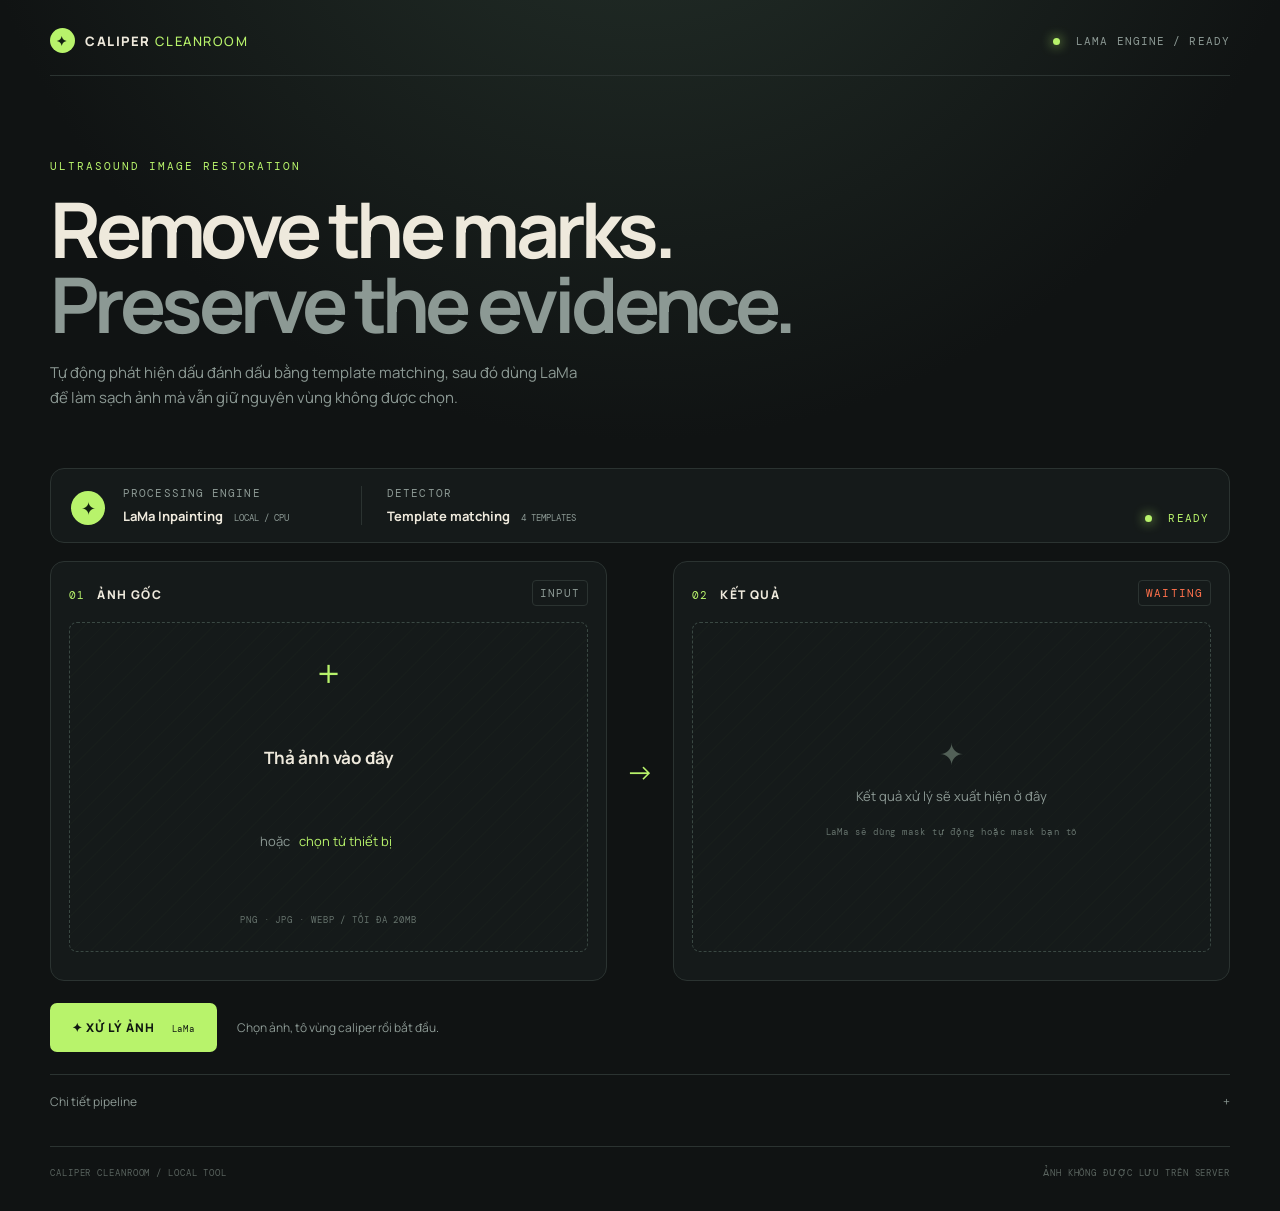
<file: removeByAI/index.html>
<!doctype html>
<html lang="vi">
  <head>
    <style>.engine-icon{display:grid;place-items:center;width:34px;height:34px;border-radius:50%;background:#b8f36b;color:#122011;font-size:18px}.engine-copy{display:flex;flex-direction:column;gap:7px;min-width:220px}.engine-copy strong{font-size:13px}.engine-copy strong span{color:#8c9994;font:9px 'DM Mono',monospace;margin-left:8px}.engine-ready{margin-left:auto;color:#b8f36b;font:11px 'DM Mono',monospace;letter-spacing:.1em}.detector{border-left:1px solid #2b3331;padding-left:25px}</style>
    <meta charset="UTF-8" />
    <meta name="viewport" content="width=device-width, initial-scale=1.0" />
    <title>Caliper Cleanroom</title>
    <link rel="preconnect" href="https://fonts.googleapis.com" />
    <link rel="preconnect" href="https://fonts.gstatic.com" crossorigin />
    <link href="https://fonts.googleapis.com/css2?family=DM+Mono:wght@400;500&family=Manrope:wght@400;500;600;700;800&display=swap" rel="stylesheet" />
    <link rel="stylesheet" href="styles.css" />
    <style>.mask-stage{position:relative;height:330px;background:#0c0f0f;border-radius:8px;overflow:hidden}.mask-stage img{display:block}.mask-stage canvas{position:absolute;inset:0;width:100%;height:100%;cursor:crosshair}.mask-tools{display:flex;justify-content:space-between;padding-top:9px;color:#8c9994;font:10px 'DM Mono',monospace}.mask-tools button{background:transparent;border:1px solid #2b3331;color:#b8f36b;border-radius:4px;padding:6px;font:9px 'DM Mono',monospace}</style>
  </head>
  <body>
    <main class="shell">
      <header class="topbar">
        <div class="brand"><span class="brand-mark">✦</span><span>CALIPER <em>CLEANROOM</em></span></div>
        <div class="status"><span class="pulse"></span> LAMA ENGINE / READY</div>
      </header>

      <section class="hero">
        <p class="eyebrow">ULTRASOUND IMAGE RESTORATION</p>
        <h1>Remove the marks.<br /><span>Preserve the evidence.</span></h1>
        <p class="intro">Tự động phát hiện dấu đánh dấu bằng template matching, sau đó dùng LaMa để làm sạch ảnh mà vẫn giữ nguyên vùng không được chọn.</p>
      </section>

      <section class="config panel">
        <div class="engine-icon">✦</div><div class="engine-copy"><label>PROCESSING ENGINE</label><strong>LaMa Inpainting <span>LOCAL / CPU</span></strong></div>
        <div class="engine-copy detector"><label>DETECTOR</label><strong>Template matching <span>4 TEMPLATES</span></strong></div>
        <div class="engine-ready"><span class="pulse"></span> READY</div>
      </section>

      <section class="workspace">
        <div class="image-card panel" id="inputCard">
          <div class="card-head"><div><span class="step">01</span><span class="card-title">ẢNH GỐC</span></div><span class="tag">INPUT</span></div>
          <div class="dropzone" id="dropzone">
            <input type="file" id="fileInput" accept="image/png,image/jpeg,image/webp" hidden />
            <div class="drop-icon">＋</div><h2>Thả ảnh vào đây</h2><p>hoặc <button class="link-button" id="browse" type="button">chọn từ thiết bị</button></p><small>PNG · JPG · WEBP / TỐI ĐA 20MB</small>
          </div>
          <div class="preview-wrap hidden" id="inputPreviewWrap"><div class="mask-stage"><img id="inputPreview" alt="Ảnh gốc" /><canvas id="maskCanvas"></canvas></div><div class="image-meta"><span id="fileName">—</span><button id="removeFile" type="button">×</button></div><div class="mask-tools"><span>Tô vùng caliper cần xóa</span><button id="clearMask" type="button">XÓA MASK</button></div></div>
        </div>

        <div class="arrow">→</div>

        <div class="image-card panel output-card">
          <div class="card-head"><div><span class="step">02</span><span class="card-title">KẾT QUẢ</span></div><span class="tag output-tag" id="outputTag">WAITING</span></div>
          <div class="result-area" id="resultArea"><div class="result-placeholder"><div class="sparkle">✦</div><p>Kết quả xử lý sẽ xuất hiện ở đây</p><small>LaMa sẽ dùng mask tự động hoặc mask bạn tô</small></div><img id="outputPreview" class="hidden" alt="Ảnh sau xử lý" /></div>
          <button class="download hidden" id="downloadBtn" type="button">TẢI ẢNH KẾT QUẢ <span>↓</span></button>
        </div>
      </section>

      <section class="controls"><button class="process" id="processBtn" type="button"><span>✦</span> XỬ LÝ ẢNH <small>LaMa</small></button><p id="message" class="message">Chọn ảnh, tô vùng caliper rồi bắt đầu.</p></section>

      <details class="prompt-details"><summary>Chi tiết pipeline <span>+</span></summary><pre>01  Template matching trên ảnh grayscale đã bilateral filter
02  Loại bỏ detection trùng tọa độ và vùng biên giao diện
03  Tạo mask trắng từ bounding box của các dấu phát hiện
04  LaMa inpainting, giữ nguyên các vùng ngoài mask</pre></details>
      <footer><span>CALIPER CLEANROOM / LOCAL TOOL</span><span>ẢNH KHÔNG ĐƯỢC LƯU TRÊN SERVER</span></footer>
    </main>
    <script src="app.js"></script>
  </body>
</html>
</file>
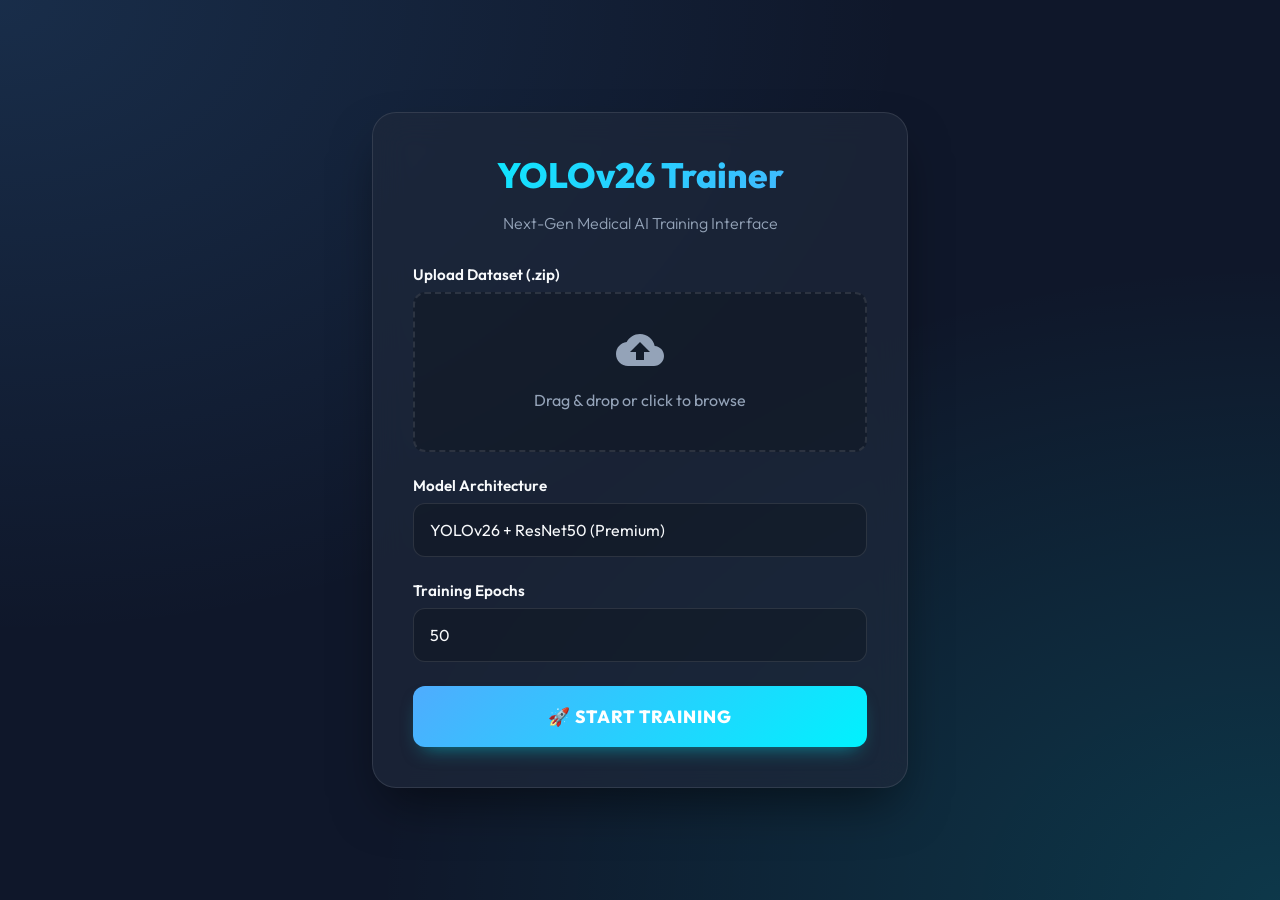
<file: static/index.html>
<!DOCTYPE html>
<html lang="en">
<head>
    <meta charset="UTF-8">
    <meta name="viewport" content="width=device-width, initial-scale=1.0">
    <title>YOLOv26 AI Training Platform</title>
    <link href="https://fonts.googleapis.com/css2?family=Outfit:wght@300;400;600;800&display=swap" rel="stylesheet">
    <style>
        :root {
            --primary: #00f2fe;
            --secondary: #4facfe;
            --bg-color: #0f172a;
            --surface: rgba(30, 41, 59, 0.7);
            --border: rgba(255, 255, 255, 0.1);
            --text-main: #f8fafc;
            --text-muted: #94a3b8;
        }

        body {
            margin: 0;
            padding: 0;
            font-family: 'Outfit', sans-serif;
            background-color: var(--bg-color);
            background-image: 
                radial-gradient(at 0% 0%, rgba(79, 172, 254, 0.15) 0px, transparent 50%),
                radial-gradient(at 100% 100%, rgba(0, 242, 254, 0.15) 0px, transparent 50%);
            color: var(--text-main);
            min-height: 100vh;
            display: flex;
            align-items: center;
            justify-content: center;
        }

        .container {
            width: 100%;
            max-width: 600px;
            padding: 2rem;
            box-sizing: border-box;
        }

        .glass-panel {
            background: var(--surface);
            backdrop-filter: blur(16px);
            -webkit-backdrop-filter: blur(16px);
            border: 1px solid var(--border);
            border-radius: 24px;
            padding: 2.5rem;
            box-shadow: 0 25px 50px -12px rgba(0, 0, 0, 0.5);
            transition: transform 0.3s ease, box-shadow 0.3s ease;
        }

        .glass-panel:hover {
            transform: translateY(-5px);
            box-shadow: 0 30px 60px -12px rgba(0, 242, 254, 0.15);
        }

        h1 {
            font-weight: 800;
            font-size: 2.2rem;
            margin-top: 0;
            margin-bottom: 0.5rem;
            background: linear-gradient(135deg, var(--primary), var(--secondary));
            -webkit-background-clip: text;
            -webkit-text-fill-color: transparent;
            text-align: center;
        }

        p.subtitle {
            text-align: center;
            color: var(--text-muted);
            margin-bottom: 2rem;
            font-weight: 300;
        }

        .form-group {
            margin-bottom: 1.5rem;
        }

        label {
            display: block;
            margin-bottom: 0.5rem;
            font-weight: 600;
            color: var(--text-main);
            font-size: 0.95rem;
        }

        input[type="file"] {
            display: none;
        }

        .file-upload-wrapper {
            display: flex;
            align-items: center;
            justify-content: center;
            flex-direction: column;
            padding: 2rem;
            border: 2px dashed var(--border);
            border-radius: 12px;
            background: rgba(0, 0, 0, 0.2);
            cursor: pointer;
            transition: all 0.3s ease;
        }

        .file-upload-wrapper:hover, .file-upload-wrapper.dragover {
            border-color: var(--primary);
            background: rgba(0, 242, 254, 0.05);
        }

        .file-upload-wrapper svg {
            width: 48px;
            height: 48px;
            fill: var(--text-muted);
            margin-bottom: 1rem;
            transition: fill 0.3s ease;
        }

        .file-upload-wrapper:hover svg {
            fill: var(--primary);
        }

        .file-name {
            margin-top: 0.5rem;
            font-size: 0.9rem;
            color: var(--primary);
            font-weight: 600;
        }

        select, input[type="number"] {
            width: 100%;
            padding: 1rem;
            background: rgba(0, 0, 0, 0.2);
            border: 1px solid var(--border);
            border-radius: 12px;
            color: var(--text-main);
            font-family: inherit;
            font-size: 1rem;
            box-sizing: border-box;
            transition: border-color 0.3s ease, box-shadow 0.3s ease;
            appearance: none;
        }

        select:focus, input[type="number"]:focus {
            outline: none;
            border-color: var(--secondary);
            box-shadow: 0 0 0 3px rgba(79, 172, 254, 0.2);
        }

        select option {
            background-color: var(--bg-color);
            color: var(--text-main);
        }

        .btn {
            display: inline-block;
            width: 100%;
            padding: 1.2rem;
            background: linear-gradient(135deg, var(--secondary), var(--primary));
            border: none;
            border-radius: 12px;
            color: #fff;
            font-family: inherit;
            font-size: 1.1rem;
            font-weight: 800;
            cursor: pointer;
            text-transform: uppercase;
            letter-spacing: 1px;
            box-shadow: 0 10px 20px -10px rgba(0, 242, 254, 0.5);
            transition: all 0.3s ease;
            position: relative;
            overflow: hidden;
        }

        .btn:hover {
            transform: translateY(-2px);
            box-shadow: 0 15px 25px -10px rgba(0, 242, 254, 0.7);
        }

        .btn:active {
            transform: translateY(1px);
        }

        .btn::after {
            content: '';
            position: absolute;
            top: 0;
            left: -100%;
            width: 100%;
            height: 100%;
            background: linear-gradient(90deg, transparent, rgba(255,255,255,0.2), transparent);
            transition: all 0.5s ease;
        }

        .btn:hover::after {
            left: 100%;
        }

        .btn:disabled {
            background: #475569;
            box-shadow: none;
            cursor: not-allowed;
            color: #94a3b8;
        }
        
        .btn:disabled::after {
            display: none;
        }

        /* Status Section */
        .status-section {
            margin-top: 2rem;
            padding: 1.5rem;
            background: rgba(0, 0, 0, 0.3);
            border-radius: 12px;
            border: 1px solid var(--border);
            display: none;
        }

        .status-title {
            font-weight: 600;
            margin-bottom: 1rem;
            color: var(--secondary);
            display: flex;
            align-items: center;
            justify-content: space-between;
        }
        
        .status-text {
            font-size: 0.95rem;
            color: var(--text-main);
            margin-bottom: 0.5rem;
        }

        .spinner {
            width: 20px;
            height: 20px;
            border: 3px solid rgba(255,255,255,0.1);
            border-radius: 50%;
            border-top-color: var(--primary);
            animation: spin 1s ease-in-out infinite;
        }

        @keyframes spin {
            to { transform: rotate(360deg); }
        }

        .metrics-grid {
            display: grid;
            grid-template-columns: 1fr 1fr;
            gap: 1rem;
            margin-top: 1rem;
        }

        .metric-card {
            background: rgba(255,255,255,0.05);
            padding: 1rem;
            border-radius: 8px;
            text-align: center;
        }

        .metric-value {
            font-size: 1.5rem;
            font-weight: 800;
            color: var(--primary);
        }

        .metric-label {
            font-size: 0.8rem;
            color: var(--text-muted);
            text-transform: uppercase;
            letter-spacing: 0.5px;
            margin-top: 0.2rem;
        }

    </style>
</head>
<body>

    <div class="container">
        <div class="glass-panel">
            <h1>YOLOv26 Trainer</h1>
            <p class="subtitle">Next-Gen Medical AI Training Interface</p>

            <form id="trainForm">
                <div class="form-group">
                    <label>Upload Dataset (.zip)</label>
                    <div class="file-upload-wrapper" id="dropzone" onclick="document.getElementById('datasetFile').click()">
                        <svg viewBox="0 0 24 24">
                            <path d="M19.35 10.04C18.67 6.59 15.64 4 12 4 9.11 4 6.6 5.64 5.35 8.04 2.34 8.36 0 10.91 0 14c0 3.31 2.69 6 6 6h13c2.76 0 5-2.24 5-5 0-2.64-2.05-4.78-4.65-4.96zM14 13v4h-4v-4H7l5-5 5 5h-3z"></path>
                        </svg>
                        <span style="color: var(--text-muted)">Drag & drop or click to browse</span>
                        <input type="file" id="datasetFile" accept=".zip" required>
                        <div class="file-name" id="fileName"></div>
                    </div>
                </div>

                <div class="form-group">
                    <label for="modelType">Model Architecture</label>
                    <select id="modelType" required>
                        <option value="yolov26_resnet">YOLOv26 + ResNet50 (Premium)</option>
                        <option value="yolov11_resnet">YOLO11 + ResNet50</option>
                    </select>
                </div>

                <div class="form-group">
                    <label for="epochs">Training Epochs</label>
                    <input type="number" id="epochs" value="50" min="1" max="1000" required>
                </div>

                <button type="submit" class="btn" id="trainBtn">🚀 Start Training</button>
            </form>

            <div class="status-section" id="statusSection">
                <div class="status-title">
                    <span>Training Status</span>
                    <div class="spinner" id="statusSpinner"></div>
                </div>
                <div class="status-text" id="statusText">Initializing GPU instances...</div>
                
                <div id="metricsArea" style="display: none;">
                    <div class="metrics-grid" id="metricsGrid">
                        <!-- Filled dynamically -->
                    </div>
                    <div style="margin-top: 1.5rem; text-align: center;">
                        <span style="color: var(--secondary); font-size: 0.9rem;">✅ <strong>results.xlsx</strong> has been generated and saved!</span>
                    </div>
                </div>
            </div>
        </div>
    </div>

    <script>
        const dropzone = document.getElementById('dropzone');
        const fileInput = document.getElementById('datasetFile');
        const fileName = document.getElementById('fileName');
        const form = document.getElementById('trainForm');
        const btn = document.getElementById('trainBtn');
        const statusSection = document.getElementById('statusSection');
        const statusText = document.getElementById('statusText');
        const statusSpinner = document.getElementById('statusSpinner');
        const metricsArea = document.getElementById('metricsArea');
        const metricsGrid = document.getElementById('metricsGrid');

        // File upload UI
        fileInput.addEventListener('change', function() {
            if(this.files.length > 0) {
                fileName.textContent = this.files[0].name;
            }
        });

        dropzone.addEventListener('dragover', (e) => {
            e.preventDefault();
            dropzone.classList.add('dragover');
        });

        dropzone.addEventListener('dragleave', () => {
            dropzone.classList.remove('dragover');
        });

        dropzone.addEventListener('drop', (e) => {
            e.preventDefault();
            dropzone.classList.remove('dragover');
            if(e.dataTransfer.files.length > 0) {
                fileInput.files = e.dataTransfer.files;
                fileName.textContent = fileInput.files[0].name;
            }
        });

        let pollInterval;

        form.addEventListener('submit', async (e) => {
            e.preventDefault();
            
            if(fileInput.files.length === 0) {
                alert("Please select a dataset zip file first.");
                return;
            }

            const formData = new FormData();
            formData.append('dataset', fileInput.files[0]);
            formData.append('model_type', document.getElementById('modelType').value);
            formData.append('epochs', document.getElementById('epochs').value);

            btn.disabled = true;
            btn.textContent = "Processing...";
            statusSection.style.display = "block";
            statusText.textContent = "Uploading dataset...";
            metricsArea.style.display = "none";
            statusSpinner.style.display = "block";

            try {
                const response = await fetch('/api/v1/ai/research/train-model', {
                    method: 'POST',
                    body: formData
                });
                
                const data = await response.json();
                
                if(data.success && data.data && data.data.job_id) {
                    pollStatus(data.data.job_id);
                } else {
                    statusText.textContent = `Error: ${data.message}`;
                    btn.disabled = false;
                    btn.textContent = "🚀 Start Training";
                    statusSpinner.style.display = "none";
                }
            } catch (err) {
                statusText.textContent = `Error connecting to server.`;
                btn.disabled = false;
                btn.textContent = "🚀 Start Training";
                statusSpinner.style.display = "none";
            }
        });

        async function pollStatus(jobId) {
            pollInterval = setInterval(async () => {
                try {
                    const response = await fetch(`/api/v1/ai/research/job-status/${jobId}`);
                    const res = await response.json();
                    
                    if(res.success) {
                        const job = res.data;
                        statusText.innerHTML = `<strong>Status:</strong> ${job.status.toUpperCase()} <br> <strong>Progress:</strong> ${job.progress}`;
                        
                        if(job.status === 'completed' || job.status === 'success') {
                            clearInterval(pollInterval);
                            statusSpinner.style.display = "none";
                            btn.disabled = false;
                            btn.textContent = "Train Another Model";
                            
                            if(job.metrics) {
                                renderMetrics(job.metrics);
                            }
                        } else if(job.status === 'failed' || job.status === 'error') {
                            clearInterval(pollInterval);
                            statusSpinner.style.display = "none";
                            statusText.innerHTML += `<br><span style="color: #ef4444">Training failed. Check logs.</span>`;
                            btn.disabled = false;
                            btn.textContent = "Retry Training";
                        }
                    }
                } catch (err) {
                    console.log("Polling error:", err);
                }
            }, 2000);
        }

        function renderMetrics(metrics) {
            metricsArea.style.display = "block";
            metricsGrid.innerHTML = '';
            
            // Just display some common YOLO metrics if present
            const m = metrics || {};
            const displayKeys = ['mAP50', 'mAP50-95', 'precision', 'recall'];
            
            displayKeys.forEach(k => {
                if(m[k] !== undefined) {
                    metricsGrid.innerHTML += `
                        <div class="metric-card">
                            <div class="metric-value">${(m[k] * 100).toFixed(1)}%</div>
                            <div class="metric-label">${k}</div>
                        </div>
                    `;
                }
            });
            
            // Fallback if no specific keys found
            if(metricsGrid.innerHTML === '') {
                metricsGrid.innerHTML = `
                    <div class="metric-card" style="grid-column: span 2">
                        <div class="metric-value">SUCCESS</div>
                        <div class="metric-label">Training Completed</div>
                    </div>
                `;
            }
        }
    </script>
</body>
</html>
</file>
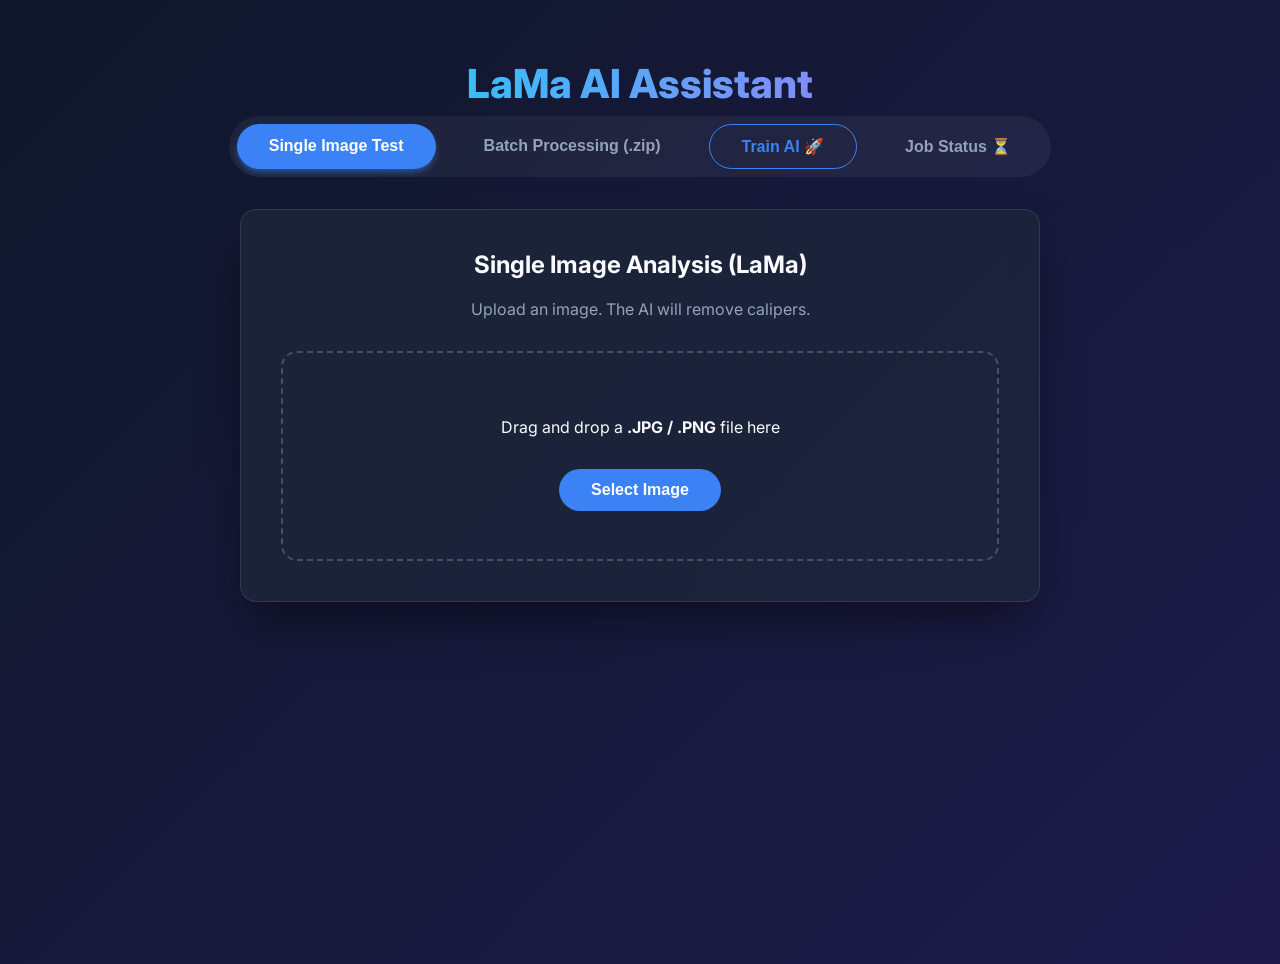
<file: lama_caliper_removal/static/index.html>
<!DOCTYPE html>
<html lang="en">
<head>
    <meta charset="UTF-8">
    <meta name="viewport" content="width=device-width, initial-scale=1.0">
    <title>LaMa Caliper Removal Mockup</title>
    <link href="https://fonts.googleapis.com/css2?family=Inter:wght@300;400;600;800&display=swap" rel="stylesheet">
    <style>
        :root {
            --bg-color: #0f172a;
            --surface-color: rgba(30, 41, 59, 0.7);
            --text-primary: #f8fafc;
            --text-secondary: #94a3b8;
            --accent-color: #3b82f6;
            --accent-hover: #2563eb;
            --success-color: #10b981;
            --border-radius: 16px;
        }

        body {
            font-family: 'Inter', sans-serif;
            background: linear-gradient(135deg, #0f172a 0%, #1e1b4b 100%);
            color: var(--text-primary);
            min-height: 100vh;
            margin: 0;
            padding: 2rem;
            display: flex;
            flex-direction: column;
            align-items: center;
        }

        h1 {
            font-weight: 800;
            font-size: 2.5rem;
            margin-bottom: 0.5rem;
            background: linear-gradient(to right, #38bdf8, #818cf8);
            -webkit-background-clip: text;
            -webkit-text-fill-color: transparent;
            text-align: center;
        }

        .tabs {
            display: flex;
            gap: 1rem;
            margin-bottom: 2rem;
            background: rgba(255, 255, 255, 0.05);
            padding: 0.5rem;
            border-radius: 9999px;
        }

        .tab-btn {
            background: transparent;
            border: none;
            color: var(--text-secondary);
            padding: 0.75rem 2rem;
            border-radius: 9999px;
            font-size: 1rem;
            font-weight: 600;
            cursor: pointer;
            transition: all 0.3s;
        }

        .tab-btn.active {
            background: var(--accent-color);
            color: white;
            box-shadow: 0 4px 6px -1px rgba(59, 130, 246, 0.5);
        }

        .tab-content {
            display: none;
            width: 100%;
            max-width: 800px;
        }

        .tab-content.active {
            display: block;
        }

        .container {
            width: 100%;
            background: var(--surface-color);
            backdrop-filter: blur(12px);
            -webkit-backdrop-filter: blur(12px);
            border: 1px solid rgba(255,255,255,0.1);
            border-radius: var(--border-radius);
            padding: 2.5rem;
            box-shadow: 0 25px 50px -12px rgba(0, 0, 0, 0.5);
            box-sizing: border-box;
        }

        .upload-section {
            display: flex;
            flex-direction: column;
            align-items: center;
            justify-content: center;
            border: 2px dashed rgba(255,255,255,0.2);
            border-radius: var(--border-radius);
            padding: 3rem;
            transition: all 0.3s ease;
            cursor: pointer;
            text-align: center;
        }

        .upload-section:hover, .upload-section.dragover {
            border-color: var(--accent-color);
            background: rgba(59, 130, 246, 0.05);
        }

        .upload-section input[type="file"] {
            display: none;
        }

        .btn-upload {
            background: var(--accent-color);
            color: white;
            border: none;
            padding: 0.75rem 2rem;
            border-radius: 9999px;
            font-size: 1rem;
            font-weight: 600;
            cursor: pointer;
            transition: transform 0.2s;
            margin-top: 1rem;
        }

        .btn-upload:hover {
            background: var(--accent-hover);
            transform: translateY(-2px);
        }

        .loader {
            display: none;
            flex-direction: column;
            align-items: center;
            margin-top: 2rem;
        }

        .spinner {
            width: 50px;
            height: 50px;
            border: 5px solid rgba(255,255,255,0.1);
            border-left-color: var(--accent-color);
            border-radius: 50%;
            animation: spin 1s linear infinite;
        }

        @keyframes spin {
            to { transform: rotate(360deg); }
        }

        .toast {
            position: fixed;
            bottom: 20px;
            right: 20px;
            background: var(--success-color);
            color: white;
            padding: 1rem 2rem;
            border-radius: 8px;
            transform: translateY(100px);
            opacity: 0;
            transition: all 0.3s;
        }
        
        .toast.show {
            transform: translateY(0);
            opacity: 1;
        }
        
        .error { background: #ef4444; }

        /* Visualization specific */
        .visualization-panel {
            display: none;
            flex-direction: column;
            align-items: center;
            margin-top: 1rem;
        }

        .visualization-panel.active {
            display: flex;
        }

        canvas {
            max-width: 100%;
            border-radius: 8px;
            border: 1px solid rgba(255,255,255,0.2);
            margin-bottom: 1rem;
        }

    </style>
</head>
<body>

    <h1>LaMa AI Assistant</h1>
    
    <div class="tabs">
        <button class="tab-btn active" onclick="switchTab('singleTab')">Single Image Test</button>
        <button class="tab-btn" onclick="switchTab('batchTab')">Batch Processing (.zip)</button>
        <button class="tab-btn" onclick="switchTab('trainTab')" style="color: var(--accent-color); border: 1px solid var(--accent-color); display:flex; align-items:center;">Train AI 🚀</button>
        <button class="tab-btn" onclick="switchTab('statusTab')">Job Status ⏳</button>
    </div>

    <!-- SINGLE IMAGE TEST TAB -->
    <div id="singleTab" class="tab-content active">
        <div class="container">
            <h2 style="text-align:center; margin-top:0;">Single Image Analysis (LaMa)</h2>
            <p style="text-align:center; color:var(--text-secondary); margin-bottom:2rem;">Upload an image. The AI will remove calipers.</p>
            
            <div class="upload-section" id="singleDropZone">
                <p>Drag and drop a <strong>.JPG / .PNG</strong> file here</p>
                <button class="btn-upload" onclick="document.getElementById('singleFileInput').click()">Select Image</button>
                <input type="file" id="singleFileInput" accept="image/*">
            </div>

            <div class="loader" id="singleLoader">
                <div class="spinner"></div>
                <p id="singleLoaderText" style="margin-top:1rem;">Processing...</p>
            </div>

            <div class="visualization-panel" id="visualizationPanel">
                <canvas id="resultCanvas"></canvas>
                <button class="btn-upload" onclick="resetSingleUI()">Test Another Image</button>
            </div>
        </div>
    </div>

    <!-- BATCH PROCESSING TAB -->
    <div id="batchTab" class="tab-content">
        <div class="container">
            <h2 style="text-align:center; margin-top:0;">Batch Processing</h2>
            <p style="text-align:center; color:var(--text-secondary); margin-bottom:2rem;">Upload a ZIP to remove caliper markers in bulk.</p>
            
            <div class="upload-section" id="batchDropZone">
                <p>Drag and drop a <strong>.ZIP</strong> file here</p>
                <button class="btn-upload" onclick="document.getElementById('batchFileInput').click()">Select ZIP File</button>
                <input type="file" id="batchFileInput" accept=".zip,application/zip">
            </div>

            <div class="loader" id="batchLoader">
                <div class="spinner"></div>
                <p style="margin-top:1rem;">Processing Batch with LaMa...</p>
            </div>
        </div>
    </div>
    
    <!-- TRAIN AI TAB -->
    <div id="trainTab" class="tab-content">
        <div class="container">
            <h2 style="text-align:center; margin-top:0;">Train AI Model</h2>
            <p style="text-align:center; color:var(--text-secondary); margin-bottom:2rem;">Start a new training job directly from this mockup.</p>
            
            <div style="display:flex; flex-direction:column; gap: 1.5rem; max-width: 500px; margin: 0 auto;">
                <div style="display:flex; flex-direction:column; gap: 0.5rem;">
                    <label for="datasetFile" style="font-weight:600;">Dataset (.zip)</label>
                    <input type="file" id="datasetFile" accept=".zip,application/zip" style="padding: 0.75rem; border-radius: 8px; border: 1px solid rgba(255,255,255,0.2); background: rgba(0,0,0,0.2); color: white; font-size: 1rem; outline:none;">
                </div>

                <div style="display:flex; flex-direction:column; gap: 0.5rem;">
                    <label for="modelType" style="font-weight:600;">Model Type</label>
                    <select id="modelType" style="padding: 0.75rem; border-radius: 8px; border: 1px solid rgba(255,255,255,0.2); background: rgba(0,0,0,0.2); color: white; font-size: 1rem; outline:none;">
                        <option value="yolov8_resnet">yolov8_resnet</option>
                        <option value="yolov8_densenet">yolov8_densenet</option>
                        <option value="yolov11_resnet">yolov11_resnet</option>
                        <option value="yolov11_densenet">yolov11_densenet</option>
                    </select>
                </div>

                <div style="display:flex; flex-direction:column; gap: 0.5rem;">
                    <label for="epochs" style="font-weight:600;">Epochs</label>
                    <input type="number" id="epochs" value="50" min="1" max="1000" style="padding: 0.75rem; border-radius: 8px; border: 1px solid rgba(255,255,255,0.2); background: rgba(0,0,0,0.2); color: white; font-size: 1rem; outline:none;">
                </div>

                <div style="display:flex; flex-direction:column; gap: 0.5rem;">
                    <label for="webhookUrl" style="font-weight:600;">Webhook URL (Optional)</label>
                    <input type="text" id="webhookUrl" placeholder="https://..." style="padding: 0.75rem; border-radius: 8px; border: 1px solid rgba(255,255,255,0.2); background: rgba(0,0,0,0.2); color: white; font-size: 1rem; outline:none;">
                </div>

                <button class="btn-upload" id="startTrainBtn" style="width: 100%; margin-top: 1rem; background: var(--accent-color);">Execute Training Request</button>
            </div>

            <div class="loader" id="trainLoader">
                <div class="spinner"></div>
                <p style="margin-top:1rem;">Sending Training Request...</p>
            </div>
        </div>
    </div>
    
    <!-- JOB STATUS TAB -->
    <div id="statusTab" class="tab-content">
        <div class="container">
            <h2 style="text-align:center; margin-top:0;">Job Status Tracking</h2>
            <p style="text-align:center; color:var(--text-secondary); margin-bottom:2rem;">Track the real-time progress of all AI training and preprocessing jobs.</p>
            
            <div style="display:flex; justify-content: flex-end; margin-bottom: 1rem;">
                <button class="btn-upload" style="margin: 0;" onclick="fetchAllJobsStatus()">Refresh Now</button>
            </div>
            
            <div id="jobsList" style="display:flex; flex-direction:column; gap: 1rem;">
                <p style="text-align:center; color:var(--text-secondary);">No jobs found.</p>
            </div>
        </div>
    </div>
    
    <div id="toast" class="toast"></div>

    <script>
        // --- TAB LOGIC ---
        function switchTab(tabId) {
            document.querySelectorAll('.tab-btn').forEach(btn => btn.classList.remove('active'));
            document.querySelectorAll('.tab-content').forEach(content => content.classList.remove('active'));
            
            event.target.classList.add('active');
            document.getElementById(tabId).classList.add('active');
        }

        // --- TOAST LOGIC ---
        function showToast(message, isError = false) {
            const toast = document.getElementById('toast');
            toast.textContent = message;
            toast.className = 'toast show ' + (isError ? 'error' : '');
            setTimeout(() => toast.classList.remove('show'), 5000);
        }

        // --- BATCH LOGIC ---
        document.getElementById('batchFileInput').addEventListener('change', async function() {
            if (this.files.length === 0) return;
            const file = this.files[0];
            if (!file.name.toLowerCase().endsWith('.zip')) return showToast("Please upload a .ZIP file", true);

            document.getElementById('batchDropZone').style.display = 'none';
            document.getElementById('batchLoader').style.display = 'flex';
            const loaderText = document.querySelector('#batchLoader p');
            loaderText.innerText = "Uploading ZIP...";

            try {
                const formData = new FormData();
                formData.append('file', file);
                const res = await fetch('/api/inpaint', { method: 'POST', body: formData });
                if (!res.ok) throw new Error("Upload failed");

                const data = await res.json();
                const jobId = data.job_id;
                
                // Start polling
                const pollInterval = setInterval(async () => {
                    try {
                        const statusRes = await fetch(`/api/inpaint_status/${jobId}`);
                        if (!statusRes.ok) throw new Error("Status check failed");
                        const statusData = await statusRes.json();
                        
                        loaderText.innerText = statusData.progress;
                        
                        if (statusData.status === "completed") {
                            clearInterval(pollInterval);
                            showToast("Batch processing complete! Downloading...");
                            
                            // Trigger download
                            window.location.href = `/api/inpaint_download/${jobId}`;
                            
                            // Reset UI
                            document.getElementById('batchLoader').style.display = 'none';
                            document.getElementById('batchDropZone').style.display = 'flex';
                            this.value = '';
                        } else if (statusData.status === "failed") {
                            clearInterval(pollInterval);
                            showToast("Batch processing failed: " + statusData.progress, true);
                            document.getElementById('batchLoader').style.display = 'none';
                            document.getElementById('batchDropZone').style.display = 'flex';
                            this.value = '';
                        }
                    } catch (e) {
                        console.error(e);
                    }
                }, 1000);

            } catch (err) {
                showToast(err.message, true);
                document.getElementById('batchLoader').style.display = 'none';
                document.getElementById('batchDropZone').style.display = 'flex';
                this.value = '';
            }
        });

        // --- SINGLE IMAGE LOGIC ---
        const singleDropZone = document.getElementById('singleDropZone');
        const singleFileInput = document.getElementById('singleFileInput');
        const singleLoader = document.getElementById('singleLoader');
        const singleLoaderText = document.getElementById('singleLoaderText');
        const visualizationPanel = document.getElementById('visualizationPanel');
        const canvas = document.getElementById('resultCanvas');
        const ctx = canvas.getContext('2d');

        function resetSingleUI() {
            visualizationPanel.classList.remove('active');
            singleDropZone.style.display = 'flex';
            singleFileInput.value = '';
        }

        singleFileInput.addEventListener('change', async function() {
            if (this.files.length === 0) return;
            const file = this.files[0];

            singleDropZone.style.display = 'none';
            singleLoader.style.display = 'flex';
            
            try {
                // STEP 1: Call LaMa
                singleLoaderText.innerText = "Step 1: Removing Calipers (LaMa)...";
                const formData = new FormData();
                formData.append('file', file);
                const lamaRes = await fetch('/api/inpaint_single', { method: 'POST', body: formData });
                
                if (!lamaRes.ok) throw new Error("LaMa processing failed");
                const inpaintedBlob = await lamaRes.blob();

                // Load image to canvas
                const img = new Image();
                img.src = URL.createObjectURL(inpaintedBlob);
                await new Promise(r => img.onload = r);
                
                canvas.width = img.width;
                canvas.height = img.height;
                ctx.drawImage(img, 0, 0);

                // STEP 2: Call YOLO Detection (Port 8000)
                singleLoaderText.innerText = "Step 2: AI Lesion Detection (YOLO)...";
                const detectForm = new FormData();
                detectForm.append('file', inpaintedBlob, "inpainted.jpg");
                
                const detectRes = await fetch('http://localhost:8000/api/detect', { method: 'POST', body: detectForm });
                if (!detectRes.ok) throw new Error("YOLO detection failed");
                
                const detectData = await detectRes.json();

                // Draw bounding boxes
                if (detectData.detections) {
                    detectData.detections.forEach(det => {
                        const bbox = det.bbox;
                        const x = bbox.xmin * canvas.width;
                        const y = bbox.ymin * canvas.height;
                        const w = (bbox.xmax - bbox.xmin) * canvas.width;
                        const h = (bbox.ymax - bbox.ymin) * canvas.height;

                        ctx.strokeStyle = '#10b981'; // Green
                        ctx.lineWidth = 3;
                        ctx.strokeRect(x, y, w, h);
                        
                        // Draw label
                        ctx.fillStyle = '#10b981';
                        ctx.font = '16px Arial';
                        ctx.fillText(`Lesion: ${(det.confidence*100).toFixed(1)}%`, x, y - 5);
                    });
                }

                singleLoader.style.display = 'none';
                visualizationPanel.classList.add('active');
                showToast("Analysis Complete!");

            } catch (err) {
                showToast(err.message, true);
                resetSingleUI();
            }
        });

        // --- TRAIN AI LOGIC ---
        document.getElementById('startTrainBtn').addEventListener('click', async function() {
            const datasetFileInput = document.getElementById('datasetFile');
            if (datasetFileInput.files.length === 0) {
                showToast("Vui lòng chọn file dataset (.zip)", true);
                return;
            }
            const file = datasetFileInput.files[0];
            
            const modelType = document.getElementById('modelType').value;
            const epochs = document.getElementById('epochs').value;
            const webhookUrl = document.getElementById('webhookUrl').value;
            const btn = this;
            const loader = document.getElementById('trainLoader');

            btn.style.display = 'none';
            loader.style.display = 'flex';

            try {
                // FastAPI expects multipart/form-data for File(...)
                const formData = new FormData();
                formData.append('dataset', file);
                formData.append('model_type', modelType);
                formData.append('epochs', epochs);
                if (webhookUrl) {
                    formData.append('webhook_url', webhookUrl);
                }

                const res = await fetch('http://localhost:8000/api/v1/ai/research/train-model', {
                    method: 'POST',
                    body: formData
                });

                if (!res.ok) {
                    let errMsg = "Training request failed";
                    try {
                        const json = await res.json();
                        errMsg = json.detail || json.message || errMsg;
                    } catch(e) {}
                    throw new Error(errMsg);
                }

                const data = await res.json();
                showToast("Training started! Redirecting to Status Tab...");
                
                // Automatically switch to status tab and start polling
                setTimeout(() => {
                    switchTab('statusTab');
                    startStatusPolling();
                }, 1000);
                
            } catch (err) {
                showToast(err.message, true);
            } finally {
                loader.style.display = 'none';
                btn.style.display = 'block';
            }
        });

        // --- JOB STATUS LOGIC ---
        let pollingInterval = null;

        async function fetchAllJobsStatus() {
            try {
                const res = await fetch(`http://localhost:8000/api/v1/ai/research/job-statuses`);
                if (!res.ok) {
                    throw new Error("Lỗi khi kiểm tra trạng thái các jobs.");
                }

                const json = await res.json();
                const jobs = json.data; // Dictionary of job_id -> status object
                const jobsListContainer = document.getElementById('jobsList');
                
                if (Object.keys(jobs).length === 0) {
                    jobsListContainer.innerHTML = '<p style="text-align:center; color:var(--text-secondary);">No jobs found.</p>';
                    return;
                }

                jobsListContainer.innerHTML = ''; // Clear current list

                // Convert to array and sort (newest maybe? here we just iterate)
                for (const [jobId, data] of Object.entries(jobs)) {
                    const card = document.createElement('div');
                    card.style.padding = '1.5rem';
                    card.style.background = 'rgba(255,255,255,0.05)';
                    card.style.border = '1px solid rgba(255,255,255,0.1)';
                    card.style.borderRadius = '8px';

                    let statusColor = 'var(--text-secondary)';
                    if (data.status === 'completed') statusColor = 'var(--success-color)';
                    else if (data.status === 'failed') statusColor = '#ef4444';
                    else if (data.status === 'training' || data.status === 'evaluating') statusColor = 'var(--accent-color)';

                    let metricsHtml = '';
                    if (data.metrics) {
                        metricsHtml = `<pre style="white-space: pre-wrap; font-size: 0.9rem; color: var(--success-color); margin-top:1rem; background:rgba(0,0,0,0.3); padding:1rem; border-radius:4px;">Evaluation Metrics:\n${JSON.stringify(data.metrics, null, 2)}</pre>`;
                    }

                    card.innerHTML = `
                        <div style="display:flex; justify-content: space-between; align-items:center; margin-bottom: 0.5rem;">
                            <span style="font-size: 0.8rem; color: var(--text-secondary); font-family: monospace;">ID: ${jobId}</span>
                            <span style="font-size: 0.85rem; font-weight:600; padding: 0.25rem 0.75rem; border-radius: 12px; border: 1px solid ${statusColor}; color: ${statusColor}; text-transform: uppercase;">${data.status}</span>
                        </div>
                        <p style="color: var(--text-primary); font-weight: 600; margin: 0.5rem 0;">Progress: ${data.progress}</p>
                        ${metricsHtml}
                    `;
                    jobsListContainer.appendChild(card);
                }

            } catch (err) {
                console.error(err);
            }
        }

        function startStatusPolling() {
            if (pollingInterval) clearInterval(pollingInterval);
            
            // Check immediately once
            fetchAllJobsStatus();
            
            // Then poll every 3 seconds
            pollingInterval = setInterval(() => {
                fetchAllJobsStatus();
            }, 3000);
        }
        
        // Fetch jobs when tab is manually clicked
        document.querySelector('button[onclick="switchTab(\'statusTab\')"]').addEventListener('click', () => {
            fetchAllJobsStatus();
            startStatusPolling();
        });
    </script>
</body>
</html>
</file>
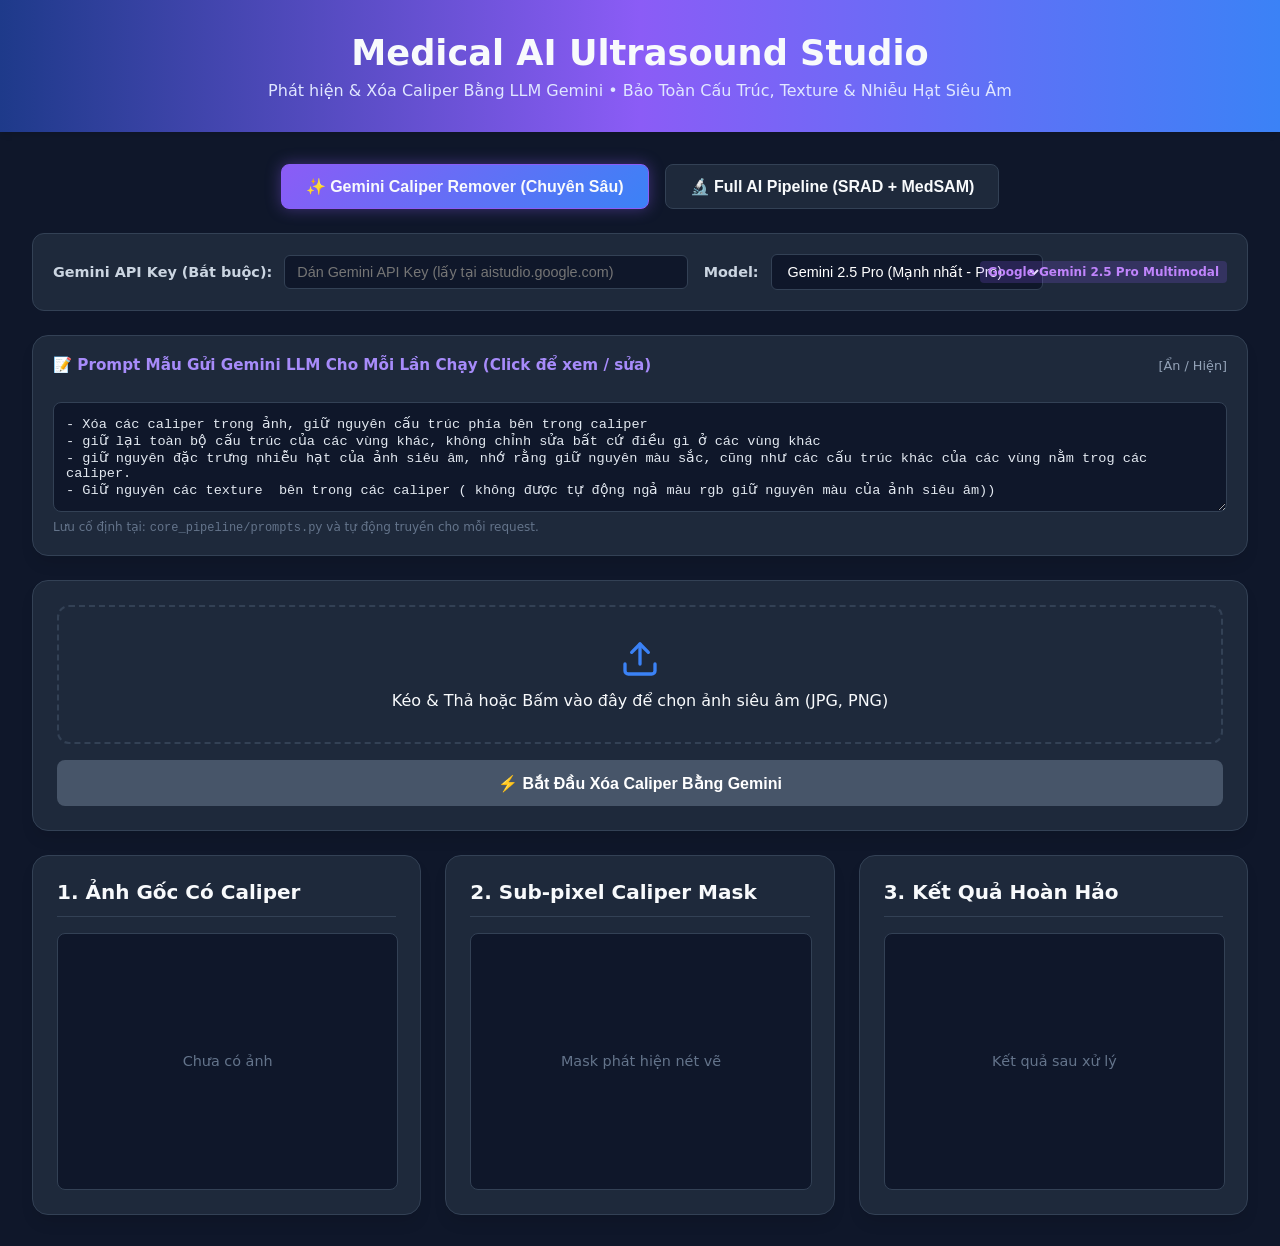
<file: mockup.html>
<!DOCTYPE html>
<html lang="vi">
<head>
    <meta charset="UTF-8">
    <meta name="viewport" content="width=device-width, initial-scale=1.0">
    <title>Ultrasound AI - Gemini Caliper Remover & Pipeline Mockup</title>
    <style>
        :root {
            --bg-color: #0f172a;
            --panel-bg: #1e293b;
            --text-color: #f8fafc;
            --accent-color: #3b82f6;
            --accent-hover: #2563eb;
            --border-color: #334155;
            --success-color: #10b981;
            --gemini-color: #8b5cf6;
            --gemini-hover: #7c3aed;
        }

        body {
            font-family: 'Inter', system-ui, -apple-system, sans-serif;
            background-color: var(--bg-color);
            color: var(--text-color);
            margin: 0;
            padding: 0;
            display: flex;
            flex-direction: column;
            align-items: center;
            min-height: 100vh;
        }

        header {
            width: 100%;
            background: linear-gradient(90deg, #1e3a8a, #8b5cf6, #3b82f6);
            padding: 2rem 0;
            text-align: center;
            box-shadow: 0 4px 6px -1px rgba(0, 0, 0, 0.1);
        }

        header h1 {
            margin: 0;
            font-size: 2.2rem;
            font-weight: 700;
        }

        header p {
            margin: 0.5rem 0 0;
            color: #e0e7ff;
            font-size: 1rem;
        }

        .container {
            width: 100%;
            max-width: 1280px;
            padding: 2rem;
            box-sizing: border-box;
            display: flex;
            flex-direction: column;
            gap: 1.5rem;
        }

        .mode-tabs {
            display: flex;
            gap: 1rem;
            justify-content: center;
        }

        .tab-btn {
            background-color: var(--panel-bg);
            border: 1px solid var(--border-color);
            color: var(--text-color);
            padding: 0.75rem 1.5rem;
            border-radius: 0.5rem;
            font-size: 1rem;
            font-weight: 600;
            cursor: pointer;
            transition: all 0.2s;
        }

        .tab-btn.active {
            background-color: var(--accent-color);
            border-color: var(--accent-color);
            box-shadow: 0 0 15px rgba(59, 130, 246, 0.4);
        }

        .tab-btn.active.gemini-tab {
            background: linear-gradient(135deg, #8b5cf6, #3b82f6);
            border-color: var(--gemini-color);
            box-shadow: 0 0 15px rgba(139, 92, 246, 0.4);
        }

        .config-box {
            background-color: var(--panel-bg);
            border: 1px solid var(--border-color);
            border-radius: 0.75rem;
            padding: 1.25rem;
            display: flex;
            flex-wrap: wrap;
            gap: 1rem;
            align-items: center;
            justify-content: space-between;
        }

        .config-group {
            display: flex;
            align-items: center;
            gap: 0.75rem;
            flex: 1;
            min-width: 300px;
        }

        .config-group label {
            font-weight: 600;
            font-size: 0.9rem;
            color: #cbd5e1;
        }

        .config-input {
            flex: 1;
            background-color: #0f172a;
            border: 1px solid var(--border-color);
            border-radius: 0.375rem;
            color: #fff;
            padding: 0.5rem 0.75rem;
            font-size: 0.9rem;
        }

        .grid-layout {
            display: grid;
            grid-template-columns: 1fr;
            gap: 1.5rem;
        }

        @media (min-width: 900px) {
            .grid-layout.two-col {
                grid-template-columns: 1fr 1fr;
            }
            .grid-layout.three-col {
                grid-template-columns: 1fr 1fr 1fr;
            }
        }

        .panel {
            background-color: var(--panel-bg);
            border-radius: 1rem;
            padding: 1.5rem;
            border: 1px solid var(--border-color);
            box-shadow: 0 10px 15px -3px rgba(0, 0, 0, 0.1);
            display: flex;
            flex-direction: column;
            gap: 1rem;
        }

        .panel h2 {
            margin: 0;
            font-size: 1.25rem;
            font-weight: 600;
            display: flex;
            align-items: center;
            justify-content: space-between;
            border-bottom: 1px solid var(--border-color);
            padding-bottom: 0.75rem;
        }

        .upload-area {
            border: 2px dashed var(--border-color);
            border-radius: 0.75rem;
            padding: 2rem;
            text-align: center;
            cursor: pointer;
            transition: all 0.3s ease;
            position: relative;
        }

        .upload-area:hover, .upload-area.dragover {
            border-color: var(--accent-color);
            background-color: rgba(59, 130, 246, 0.05);
        }

        .preview-box {
            position: relative;
            width: 100%;
            aspect-ratio: 4/3;
            background-color: #0f172a;
            border-radius: 0.5rem;
            overflow: hidden;
            display: flex;
            align-items: center;
            justify-content: center;
            border: 1px solid var(--border-color);
        }

        .preview-box img {
            max-width: 100%;
            max-height: 100%;
            object-fit: contain;
            display: none;
        }

        .preview-box img.active {
            display: block;
        }

        .placeholder-text {
            color: #64748b;
            font-size: 0.9rem;
            text-align: center;
            padding: 1rem;
        }

        .btn {
            background: linear-gradient(135deg, #8b5cf6, #3b82f6);
            color: white;
            border: none;
            padding: 0.85rem 1.5rem;
            border-radius: 0.5rem;
            font-size: 1rem;
            font-weight: 600;
            cursor: pointer;
            transition: all 0.2s;
            display: flex;
            align-items: center;
            justify-content: center;
            gap: 0.5rem;
        }

        .btn:hover {
            filter: brightness(1.15);
            box-shadow: 0 4px 12px rgba(139, 92, 246, 0.4);
        }

        .btn:disabled {
            background: #475569;
            cursor: not-allowed;
            filter: none;
            box-shadow: none;
        }

        .badge {
            display: inline-block;
            padding: 0.25rem 0.5rem;
            border-radius: 0.25rem;
            font-size: 0.75rem;
            font-weight: 700;
        }

        .badge-success { background-color: rgba(16, 185, 129, 0.2); color: var(--success-color); }
        .badge-gemini { background-color: rgba(139, 92, 246, 0.2); color: #c084fc; }

        .metrics-card {
            background-color: #0f172a;
            border-radius: 0.5rem;
            padding: 1rem;
            border: 1px solid var(--border-color);
            display: grid;
            grid-template-columns: repeat(auto-fit, minmax(130px, 1fr));
            gap: 0.75rem;
            font-size: 0.85rem;
        }

        .metric-item {
            display: flex;
            flex-direction: column;
            gap: 0.25rem;
        }

        .metric-title {
            color: #94a3b8;
            font-size: 0.75rem;
        }

        .metric-val {
            font-weight: 700;
            color: #38bdf8;
        }
    </style>
</head>
<body>
    <header>
        <h1>Medical AI Ultrasound Studio</h1>
        <p>Phát hiện & Xóa Caliper Bằng LLM Gemini • Bảo Toàn Cấu Trúc, Texture & Nhiễu Hạt Siêu Âm</p>
    </header>

    <div class="container">
        <!-- Mode Tabs -->
        <div class="mode-tabs">
            <button class="tab-btn active gemini-tab" id="tabGemini">✨ Gemini Caliper Remover (Chuyên Sâu)</button>
            <button class="tab-btn" id="tabPipeline">🔬 Full AI Pipeline (SRAD + MedSAM)</button>
        </div>

        <!-- Configuration Bar -->
        <div class="config-box">
            <div class="config-group">
                <label for="apiKeyInput">Gemini API Key (Bắt buộc):</label>
                <input type="password" id="apiKeyInput" class="config-input" placeholder="Dán Gemini API Key (lấy tại aistudio.google.com)">
            </div>
            <div class="config-group" style="flex: 0 1 260px; min-width: 220px;">
                <label for="modelSelect">Model:</label>
                <select id="modelSelect" class="config-input" style="cursor: pointer;">
                    <option value="gemini-2.5-pro" selected>Gemini 2.5 Pro (Mạnh nhất - Pro)</option>
                    <option value="gemini-2.5-flash">Gemini 2.5 Flash (Nhanh & Chuẩn)</option>
                    <option value="gemini-2.0-flash">Gemini 2.0 Flash</option>
                    <option value="gemini-1.5-pro">Gemini 1.5 Pro</option>
                    <option value="gemini-3.1-pro">Gemini 3.1 Pro (Auto Fallback)</option>
                </select>
            </div>
            <div>
                <span class="badge badge-gemini" id="engineBadge">Google Gemini 2.5 Pro Multimodal</span>
            </div>
        </div>



        <!-- Prompt Template Viewer -->
        <div class="panel" style="padding: 1.25rem;">
            <div style="display: flex; justify-content: space-between; align-items: center; cursor: pointer;" onclick="document.getElementById('promptBox').style.display = document.getElementById('promptBox').style.display === 'none' ? 'block' : 'none';">
                <span style="font-weight: 600; font-size: 0.95rem; color: #a78bfa; display: flex; align-items: center; gap: 0.5rem;">
                    📝 Prompt Mẫu Gửi Gemini LLM Cho Mỗi Lần Chạy (Click để xem / sửa)
                </span>
                <span style="font-size: 0.8rem; color: #94a3b8;">[Ẩn / Hiện]</span>
            </div>
            <div id="promptBox" style="margin-top: 0.75rem; display: block;">
                <textarea id="promptInput" style="width: 100%; height: 110px; background-color: #0f172a; border: 1px solid var(--border-color); border-radius: 0.5rem; color: #e2e8f0; font-family: monospace; font-size: 0.85rem; padding: 0.75rem; box-sizing: border-box; resize: vertical;">- Xóa các caliper trong ảnh, giữ nguyên cấu trúc phía bên trong caliper  
- giữ lại toàn bộ cấu trúc của các vùng khác, không chỉnh sửa bất cứ điều gì ở các vùng khác
- giữ nguyên đặc trưng nhiễu hạt của ảnh siêu âm, nhớ rằng giữ nguyên màu sắc, cũng như các cấu trúc khác của các vùng nằm trog các caliper. 
- Giữ nguyên các texture  bên trong các caliper ( không được tự động ngả màu rgb giữ nguyên màu của ảnh siêu âm))</textarea>
                <div style="font-size: 0.75rem; color: #64748b; margin-top: 0.25rem;">Lưu cố định tại: <code>core_pipeline/prompts.py</code> và tự động truyền cho mỗi request.</div>
            </div>
        </div>


        <!-- Upload & Action Area -->
        <div class="panel">
            <div class="upload-area" id="uploadArea">
                <input type="file" id="fileInput" accept="image/*" style="display: none;">
                <svg width="40" height="40" viewBox="0 0 24 24" fill="none" stroke="#3b82f6" stroke-width="2" stroke-linecap="round" stroke-linejoin="round" style="margin-bottom: 0.5rem;">
                    <path d="M21 15v4a2 2 0 0 1-2 2H5a2 2 0 0 1-2-2v-4"></path>
                    <polyline points="17 8 12 3 7 8"></polyline>
                    <line x1="12" y1="3" x2="12" y2="15"></line>
                </svg>
                <p style="margin: 0; font-weight: 500;">Kéo & Thả hoặc Bấm vào đây để chọn ảnh siêu âm (JPG, PNG)</p>
            </div>
            <button class="btn" id="processBtn" disabled>
                <span>⚡ Bắt Đầu Xóa Caliper Bằng Gemini</span>
            </button>
        </div>

        <!-- Metrics Dashboard -->
        <div class="metrics-card" id="metricsCard" style="display: none;">
            <div class="metric-item">
                <span class="metric-title">Số Caliper Phát Hiện</span>
                <span class="metric-val" id="metricCount">-</span>
            </div>
            <div class="metric-item">
                <span class="metric-title">Mức Nhiễu Hạt (Noise σ)</span>
                <span class="metric-val" id="metricNoise">-</span>
            </div>
            <div class="metric-item">
                <span class="metric-title">Chuẩn Màu Đơn Sắc (RGB)</span>
                <span class="metric-val" id="metricMonochrome">Đã Ép Chuẩn (R=G=B)</span>
            </div>
            <div class="metric-item">
                <span class="metric-title">Sai Số Vùng Ngoài (MSE)</span>
                <span class="metric-val" id="metricMse">0.00 (Giữ Nguyên 100%)</span>
            </div>
        </div>

        <!-- Visual Comparison Panels -->
        <div class="grid-layout three-col" id="geminiView">
            <div class="panel">
                <h2>1. Ảnh Gốc Có Caliper</h2>
                <div class="preview-box">
                    <img id="origImg" alt="Ảnh Gốc">
                    <div class="placeholder-text" id="origPlaceholder">Chưa có ảnh</div>
                </div>
            </div>

            <div class="panel">
                <h2>2. Sub-pixel Caliper Mask</h2>
                <div class="preview-box">
                    <img id="maskImg" alt="Caliper Mask">
                    <div class="placeholder-text" id="maskPlaceholder">Mask phát hiện nét vẽ</div>
                </div>
            </div>

            <div class="panel">
                <h2>
                    3. Kết Quả Hoàn Hảo
                    <span class="badge badge-success" id="successBadge" style="display: none;">ĐÃ BẢO TOÀN TEXTURE</span>
                </h2>
                <div class="preview-box">
                    <img id="resultImg" alt="Ảnh Kết Quả">
                    <div class="placeholder-text" id="resultPlaceholder">Kết quả sau xử lý</div>
                </div>
            </div>
        </div>
    </div>

    <script>
        const fileInput = document.getElementById('fileInput');
        const uploadArea = document.getElementById('uploadArea');
        const processBtn = document.getElementById('processBtn');
        const apiKeyInput = document.getElementById('apiKeyInput');
        const origImg = document.getElementById('origImg');
        const maskImg = document.getElementById('maskImg');
        const resultImg = document.getElementById('resultImg');
        const origPlaceholder = document.getElementById('origPlaceholder');
        const maskPlaceholder = document.getElementById('maskPlaceholder');
        const resultPlaceholder = document.getElementById('resultPlaceholder');
        const metricsCard = document.getElementById('metricsCard');
        const successBadge = document.getElementById('successBadge');

        const tabGemini = document.getElementById('tabGemini');
        const tabPipeline = document.getElementById('tabPipeline');
        let currentMode = 'gemini'; // 'gemini' or 'pipeline'
        let selectedFile = null;

        // Restore saved API Key if any
        if (localStorage.getItem('gemini_api_key')) {
            apiKeyInput.value = localStorage.getItem('gemini_api_key');
        }
        apiKeyInput.addEventListener('input', () => {
            localStorage.setItem('gemini_api_key', apiKeyInput.value.trim());
        });

        const modelSelect = document.getElementById('modelSelect');
        const engineBadge = document.getElementById('engineBadge');
        if (modelSelect) {
            modelSelect.addEventListener('change', () => {
                const selectedText = modelSelect.options[modelSelect.selectedIndex].text;
                engineBadge.textContent = 'Google ' + selectedText + ' Multimodal';
            });
        }

        // Tab Switching
        tabGemini.addEventListener('click', () => {
            currentMode = 'gemini';
            tabGemini.classList.add('active', 'gemini-tab');
            tabPipeline.classList.remove('active');
            processBtn.innerHTML = '<span>⚡ Bắt Đầu Xóa Caliper Bằng Gemini 3.1 Pro</span>';
        });


        tabPipeline.addEventListener('click', () => {
            currentMode = 'pipeline';
            tabPipeline.classList.add('active');
            tabGemini.classList.remove('active', 'gemini-tab');
            processBtn.innerHTML = '<span>🔬 Chạy Toàn Bộ AI Pipeline</span>';
        });

        // Upload Trigger
        uploadArea.addEventListener('click', () => fileInput.click());
        fileInput.addEventListener('change', (e) => {
            if (e.target.files.length > 0) handleFile(e.target.files[0]);
        });

        uploadArea.addEventListener('dragover', (e) => {
            e.preventDefault();
            uploadArea.classList.add('dragover');
        });
        uploadArea.addEventListener('dragleave', () => uploadArea.classList.remove('dragover'));
        uploadArea.addEventListener('drop', (e) => {
            e.preventDefault();
            uploadArea.classList.remove('dragover');
            if (e.dataTransfer.files.length > 0) handleFile(e.dataTransfer.files[0]);
        });

        function handleFile(file) {
            if (!file.type.startsWith('image/')) {
                alert('Vui lòng chọn file hình ảnh.');
                return;
            }
            selectedFile = file;
            const reader = new FileReader();
            reader.onload = (e) => {
                origImg.src = e.target.result;
                origImg.classList.add('active');
                origPlaceholder.style.display = 'none';

                maskImg.classList.remove('active');
                maskPlaceholder.style.display = 'block';
                resultImg.classList.remove('active');
                resultPlaceholder.style.display = 'block';
                metricsCard.style.display = 'none';
                successBadge.style.display = 'none';

                processBtn.disabled = false;
            };
            reader.readAsDataURL(file);
        }

        // Process Action
        processBtn.addEventListener('click', async () => {
            if (!selectedFile) return;

            const apiKey = apiKeyInput.value.trim();
            if (currentMode === 'gemini' && !apiKey) {
                const userKey = prompt("Vui lòng nhập Gemini API Key để gọi LLM Gemini (Lấy miễn phí tại https://aistudio.google.com/app/apikey):");
                if (userKey && userKey.trim()) {
                    apiKeyInput.value = userKey.trim();
                    localStorage.setItem('gemini_api_key', userKey.trim());
                } else {
                    alert("Cần có Gemini API Key để thực thi bằng LLM Gemini API!");
                    return;
                }
            }

            processBtn.disabled = true;
            processBtn.innerHTML = '<span>⏳ Đang phân tích và xử lý bằng LLM Gemini API...</span>';
            resultPlaceholder.textContent = 'Đang gọi LLM Gemini API...';

            const formData = new FormData();
            formData.append('file', selectedFile);
            const finalKey = apiKeyInput.value.trim();
            if (finalKey) {
                formData.append('api_key', finalKey);
            }
            const modelSelect = document.getElementById('modelSelect');
            if (modelSelect && modelSelect.value) {
                formData.append('model', modelSelect.value);
            }
            const promptInputElem = document.getElementById('promptInput');
            if (promptInputElem && promptInputElem.value.trim()) {
                formData.append('prompt', promptInputElem.value.trim());
            }




            try {
                let endpoint = currentMode === 'gemini' 
                    ? '/api/v1/ai/remove-calipers-gemini' 
                    : '/api/v1/ai/analyze-ultrasound';

                const response = await fetch(endpoint, {
                    method: 'POST',
                    body: formData
                });

                let resJson;
                const responseText = await response.text();
                try {
                    resJson = JSON.parse(responseText);
                } catch (parseErr) {
                    alert('Lỗi Server (' + response.status + '): ' + responseText.substring(0, 300));
                    resultPlaceholder.textContent = 'Lỗi Server: ' + response.status;
                    return;
                }

                if (resJson.success) {
                    if (currentMode === 'gemini') {
                        const data = resJson.data;
                        resultImg.src = data.processed_image_base64;
                        resultImg.classList.add('active');
                        resultPlaceholder.style.display = 'none';

                        maskImg.src = data.caliper_mask_base64;
                        maskImg.classList.add('active');
                        maskPlaceholder.style.display = 'none';

                        // Display metrics
                        document.getElementById('metricCount').textContent = data.metrics.calipers_count || '0';
                        document.getElementById('metricNoise').textContent = (data.metrics.noise_std_estimated || 0) + ' σ';
                        document.getElementById('metricMonochrome').textContent = data.metrics.is_monochrome_enforced ? 'Đã Ép Chuẩn (R=G=B)' : 'Doppler Color';
                        document.getElementById('metricMse').textContent = (data.metrics.background_difference_mse || 0).toFixed(2) + ' (Giữ Nguyên 100%)';
                        metricsCard.style.display = 'grid';
                        successBadge.style.display = 'inline-block';
                    } else {
                        const data = resJson.data;
                        resultImg.src = data.image.processed_image_base64;
                        resultImg.classList.add('active');
                        resultPlaceholder.style.display = 'none';
                        successBadge.style.display = 'inline-block';
                    }
                } else {
                    alert('Lỗi: ' + resJson.message);
                    resultPlaceholder.textContent = 'Xử lý thất bại: ' + resJson.message;
                }
            } catch (err) {
                alert('Lỗi kết nối mạng: ' + err.message);
                resultPlaceholder.textContent = 'Lỗi kết nối.';
            } finally {

                processBtn.disabled = false;
                processBtn.innerHTML = currentMode === 'gemini'
                    ? '<span>⚡ Bắt Đầu Xóa Caliper Bằng Gemini</span>'
                    : '<span>🔬 Chạy Toàn Bộ AI Pipeline</span>';
            }
        });
    </script>
</body>
</html>
</file>
<file: removeByAI/styles.css>
:root{--bg:#101313;--panel:#171b1b;--line:#2b3331;--muted:#8c9994;--cream:#eee9dc;--mint:#b8f36b;--orange:#ff714c}*{box-sizing:border-box}body{margin:0;background:radial-gradient(circle at 50% -20%,#25322b 0,#101313 43%);color:var(--cream);font-family:Manrope,sans-serif}.shell{max-width:1240px;margin:auto;padding:28px 30px 32px}.topbar{display:flex;justify-content:space-between;align-items:center;border-bottom:1px solid var(--line);padding-bottom:22px}.brand{font-weight:800;letter-spacing:.12em;font-size:13px}.brand em{color:var(--mint);font-style:normal;font-weight:500}.brand-mark{display:inline-grid;place-items:center;background:var(--mint);color:#122011;width:25px;height:25px;border-radius:50%;margin-right:10px}.status,.tag,label,small,.step,footer{font:11px 'DM Mono',monospace;letter-spacing:.1em}.status{color:var(--muted)}.pulse{display:inline-block;width:7px;height:7px;background:var(--mint);border-radius:50%;margin-right:8px;box-shadow:0 0 12px var(--mint)}.hero{padding:72px 0 42px;max-width:760px}.eyebrow{color:var(--mint);font:11px 'DM Mono',monospace;letter-spacing:.18em}.hero h1{font-size:clamp(43px,6vw,80px);line-height:.98;letter-spacing:-.06em;margin:18px 0}.hero h1 span{color:var(--muted)}.intro{max-width:530px;color:var(--muted);font-size:15px;line-height:1.7}.panel{background:rgba(23,27,27,.86);border:1px solid var(--line);border-radius:14px}.config{display:flex;gap:18px;align-items:end;padding:17px 20px;margin-bottom:18px}.field{display:flex;flex-direction:column;gap:9px}.grow{flex:1}.model{width:275px}label{color:var(--muted)}input,select{background:#0f1212;border:1px solid #303936;color:var(--cream);padding:12px 13px;border-radius:7px;font:13px Manrope;outline:none}input:focus{border-color:var(--mint)}.ghost{background:transparent;border:1px solid var(--line);color:var(--muted);padding:12px 13px;border-radius:7px;font:11px 'DM Mono';cursor:pointer}.workspace{display:grid;grid-template-columns:1fr 38px 1fr;gap:14px;align-items:center}.image-card{padding:18px;min-height:420px}.card-head{display:flex;justify-content:space-between;align-items:center;margin-bottom:16px}.step{color:var(--mint);margin-right:12px}.card-title{font-size:12px;font-weight:800;letter-spacing:.12em}.tag{color:var(--muted);border:1px solid var(--line);padding:5px 7px;border-radius:4px}.output-tag{color:var(--orange)}.dropzone,.result-area{height:330px;border:1px dashed #3a4843;border-radius:8px;display:grid;place-items:center;text-align:center;background:repeating-linear-gradient(135deg,transparent,transparent 12px,rgba(184,243,107,.015) 12px,rgba(184,243,107,.015) 13px)}.dropzone{cursor:pointer}.drop-icon{font-size:35px;color:var(--mint);font-weight:200}.dropzone h2{font-size:17px;margin:0}.dropzone p,.result-placeholder p{color:var(--muted);font-size:13px}.dropzone small,.result-placeholder small{font-size:9px;color:#66736d}.link-button{border:0;background:none;color:var(--mint);cursor:pointer;font:inherit}.arrow{font-size:28px;color:var(--mint);text-align:center}.preview-wrap{position:relative}.preview-wrap img,#outputPreview{width:100%;height:330px;object-fit:contain;background:#0c0f0f;border-radius:8px}.image-meta{display:flex;justify-content:space-between;padding:10px 3px 0;color:var(--muted);font:11px 'DM Mono'}.image-meta button{background:none;color:var(--muted);border:0;font-size:20px;cursor:pointer}.sparkle{font-size:30px;color:#526057}.result-placeholder{padding:20px}.controls{display:flex;align-items:center;gap:20px;margin:22px 0}.process{background:var(--mint);color:#101711;border:0;border-radius:7px;padding:16px 22px;font:800 12px Manrope;letter-spacing:.08em;cursor:pointer}.process:hover{filter:brightness(1.08)}.process small{margin-left:14px;font-size:9px}.process:disabled{opacity:.5;cursor:wait}.message{color:var(--muted);font-size:12px}.prompt-details{border-top:1px solid var(--line);padding:18px 0;color:var(--muted);font-size:12px}.prompt-details summary{cursor:pointer;display:flex;justify-content:space-between}.prompt-details pre{white-space:pre-wrap;color:#aebbb3;line-height:1.6;margin:16px 0 0;font:12px 'DM Mono'}.hidden{display:none!important}.download{width:100%;background:#222b27;color:var(--mint);border:0;border-radius:7px;padding:13px;margin-top:12px;font:11px 'DM Mono';cursor:pointer}.download span{float:right;font-size:17px}footer{display:flex;justify-content:space-between;color:#59635e;border-top:1px solid var(--line);padding-top:20px;margin-top:18px;font-size:9px}@media(max-width:760px){.shell{padding:20px 15px}.config{flex-wrap:wrap}.grow,.model{width:100%}.workspace{grid-template-columns:1fr}.arrow{transform:rotate(90deg)}.hero{padding:45px 0 30px}.controls{align-items:flex-start;flex-direction:column}footer{gap:15px;flex-direction:column}}
</file>
